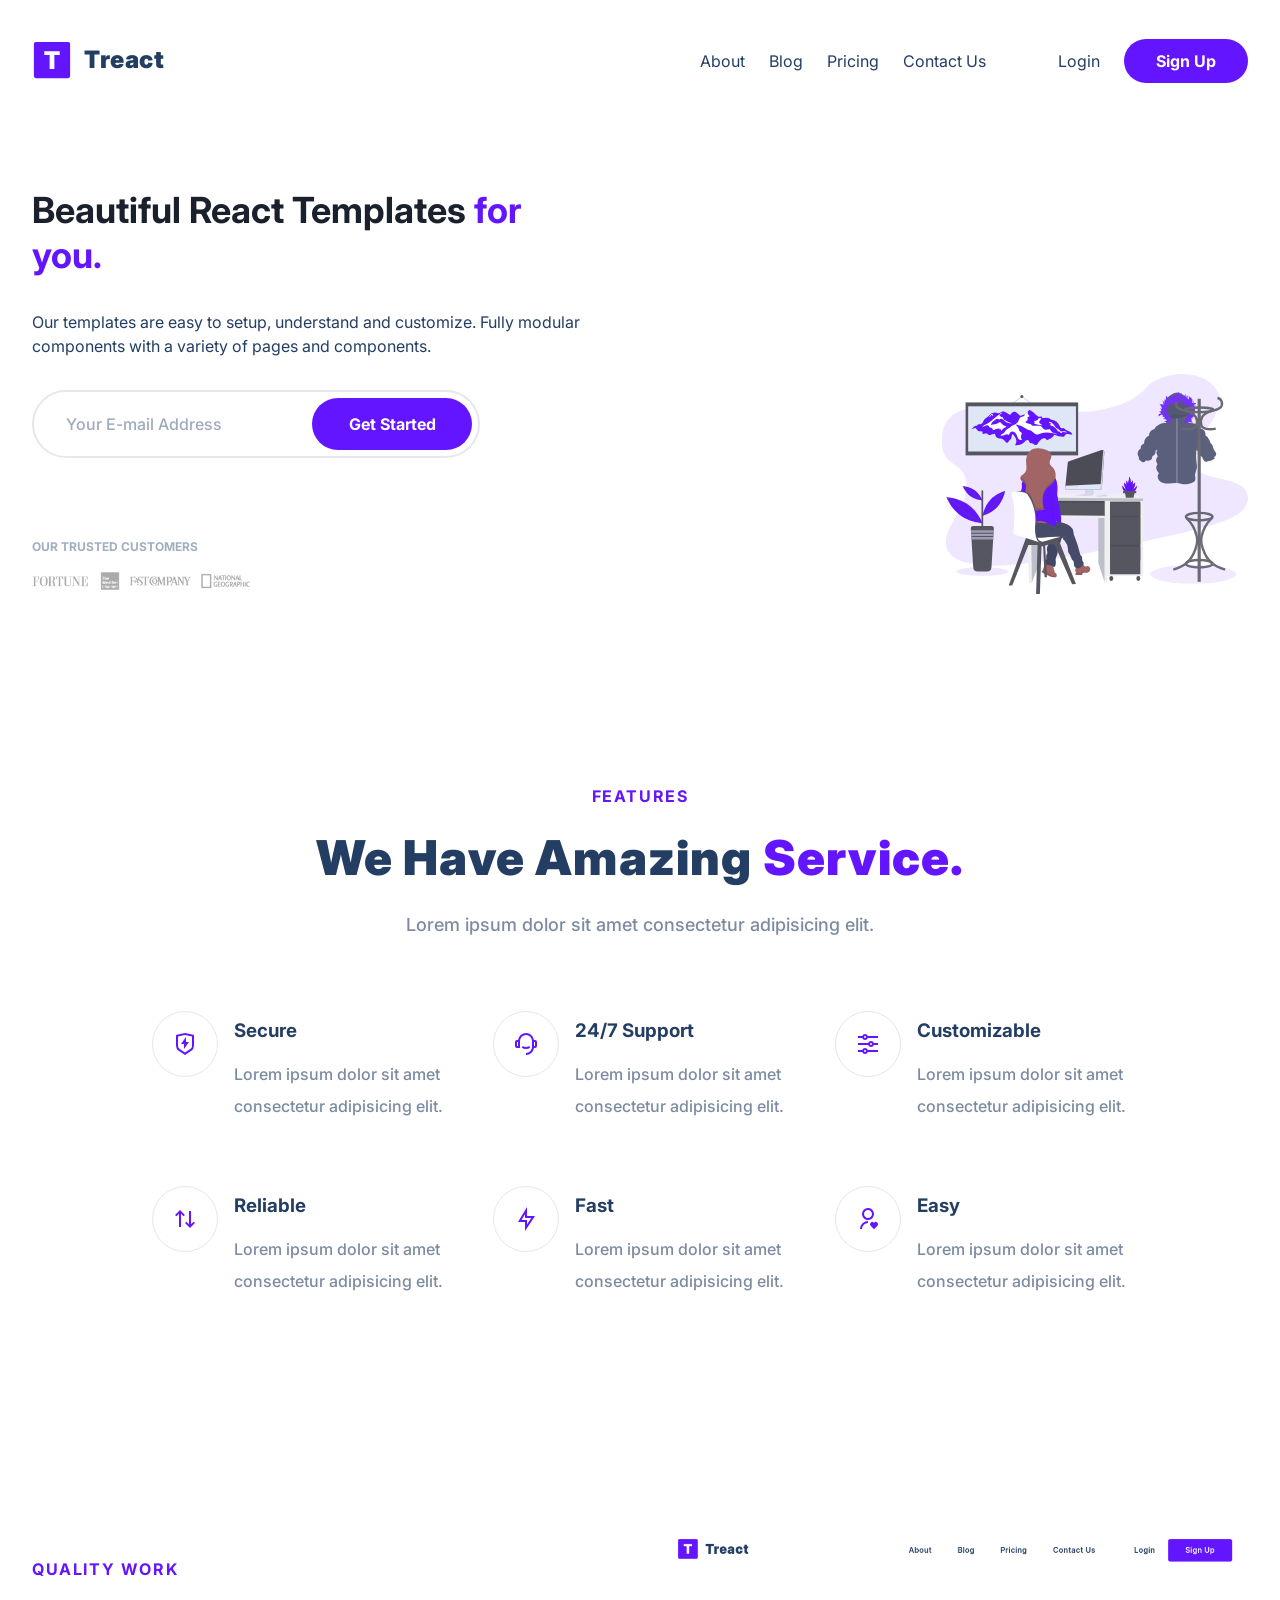
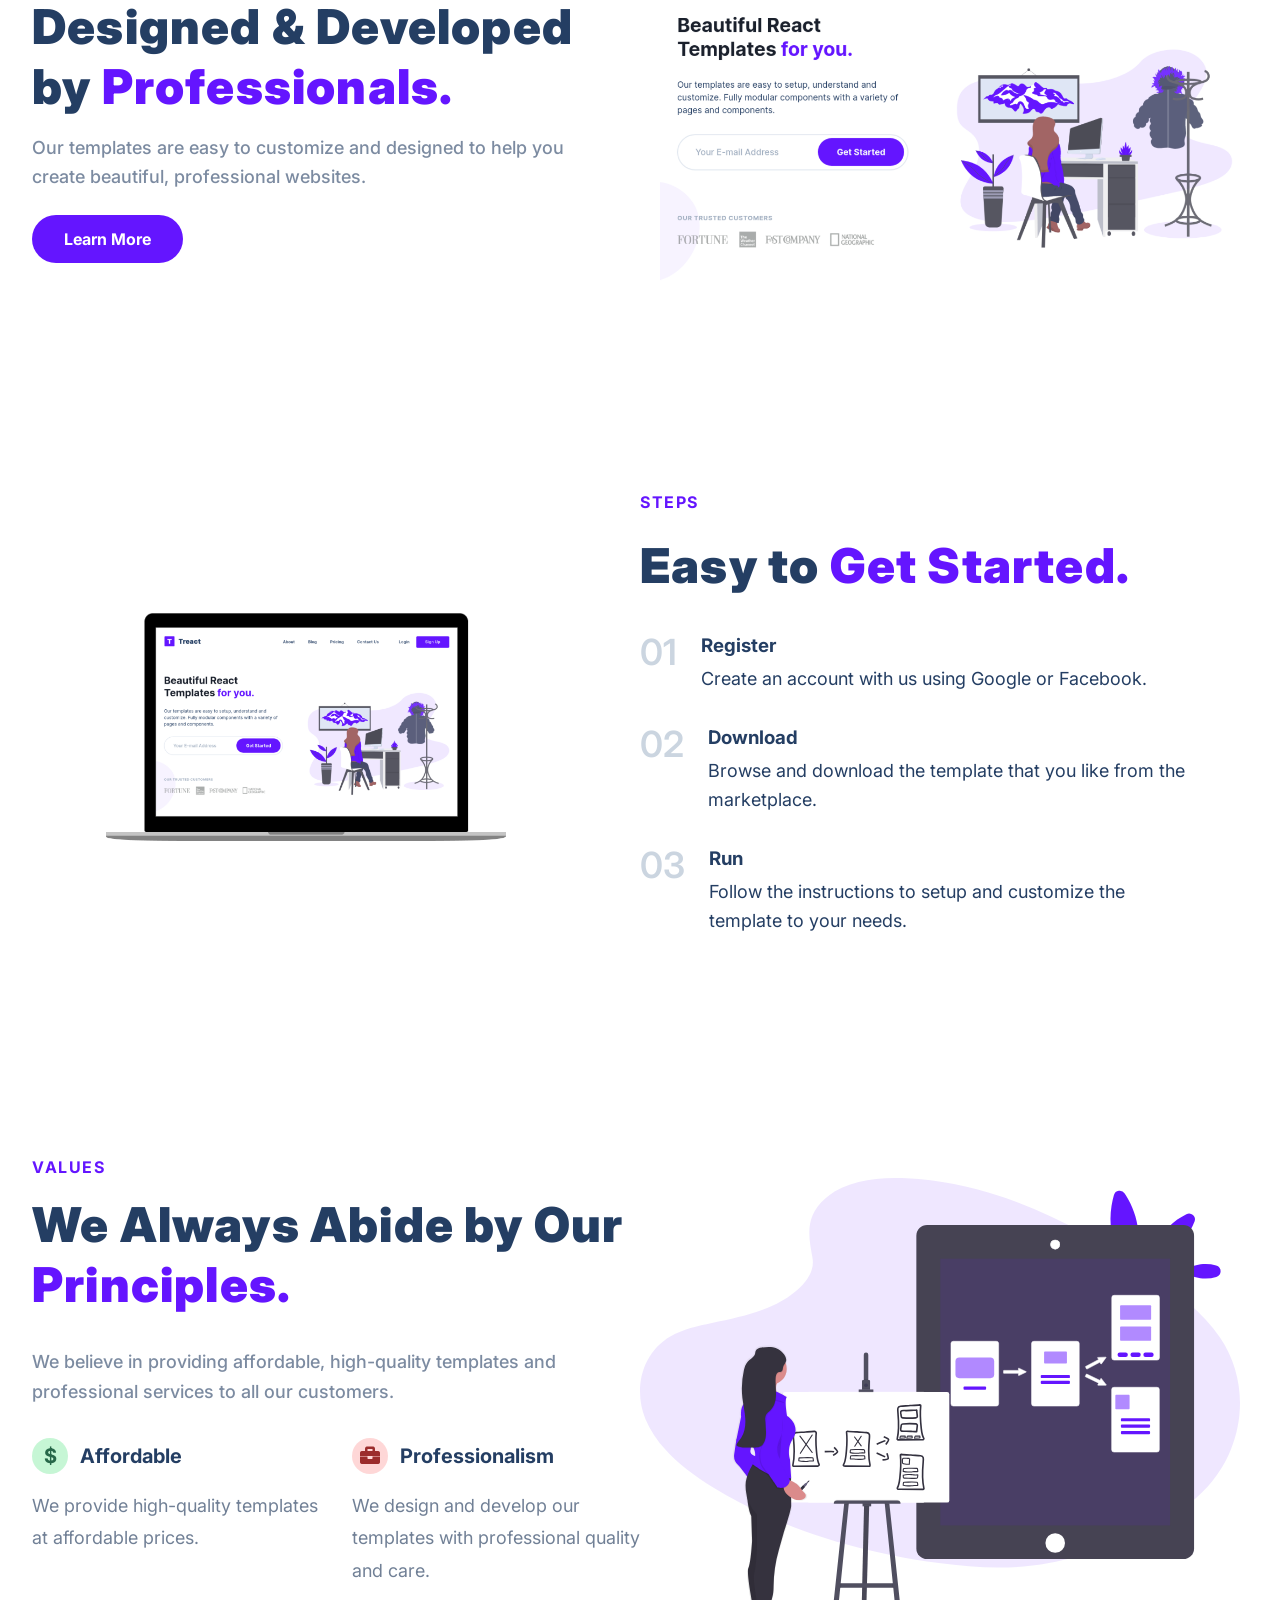
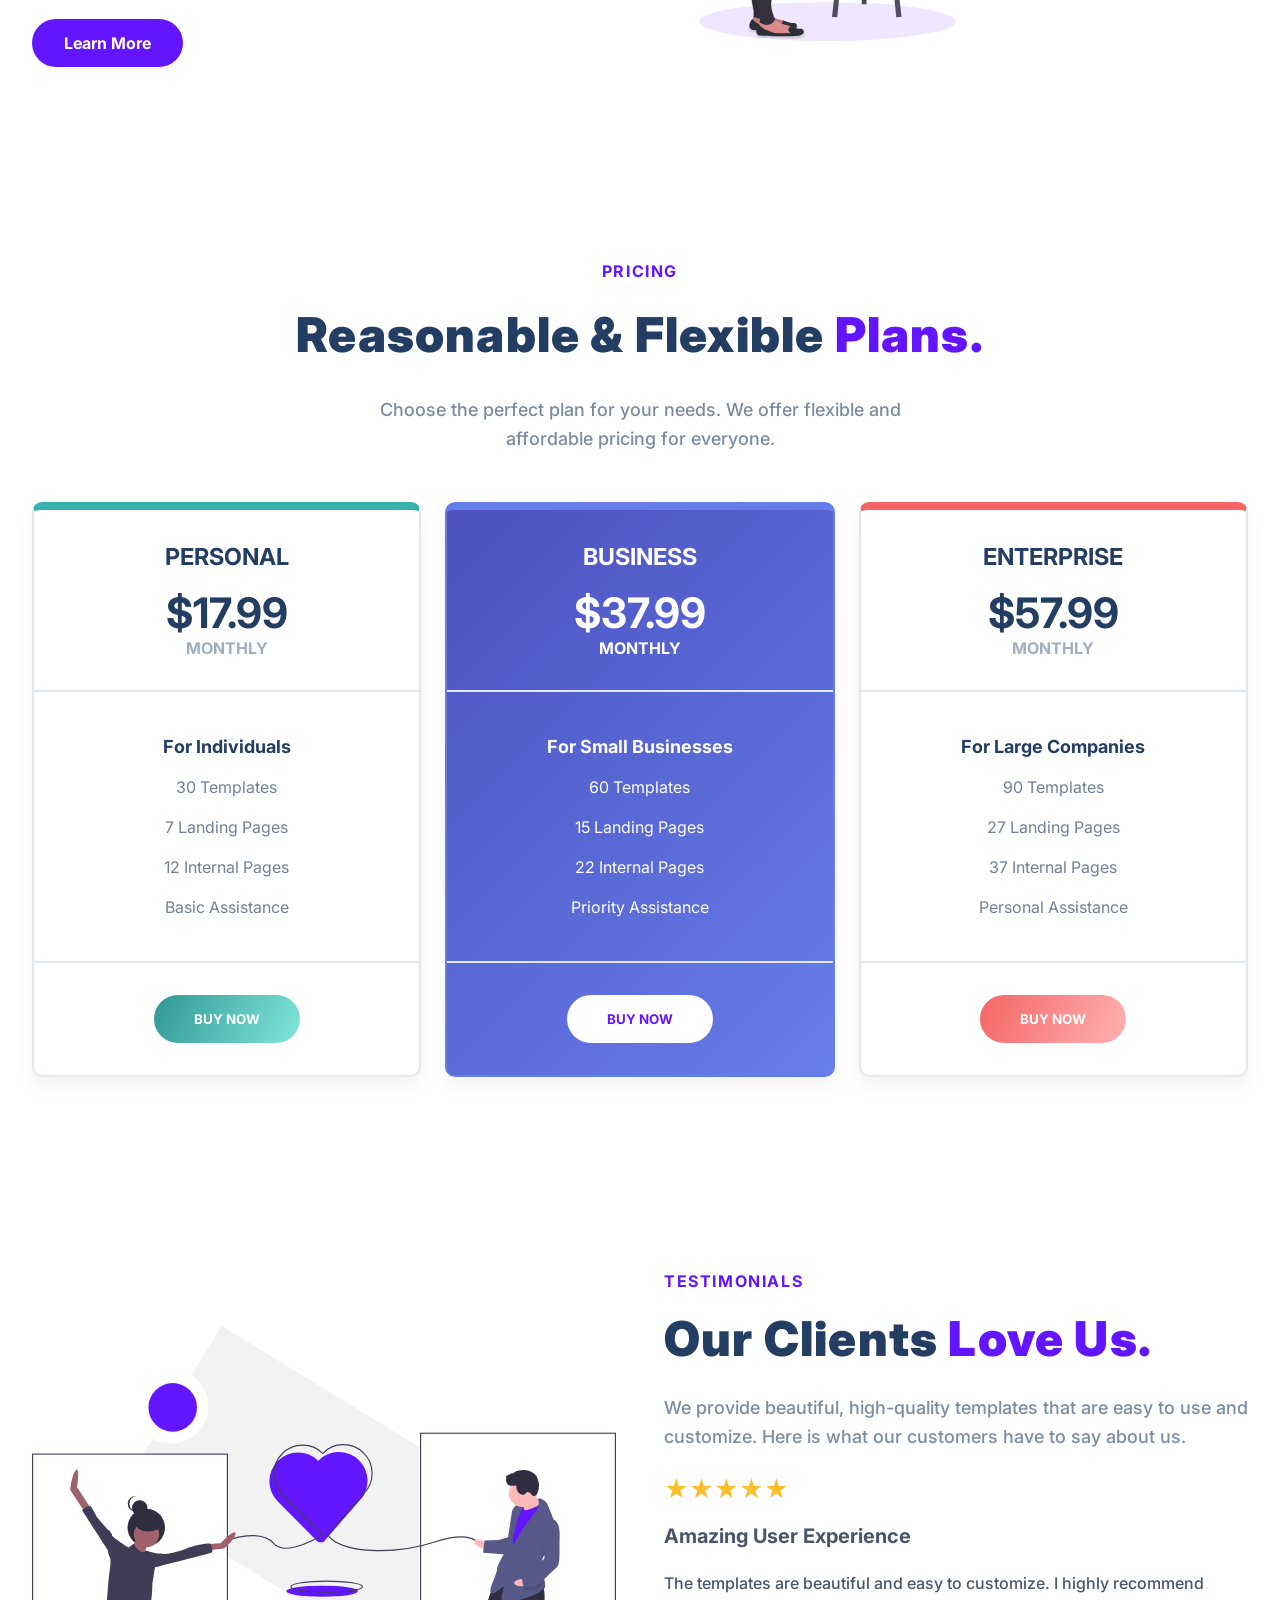
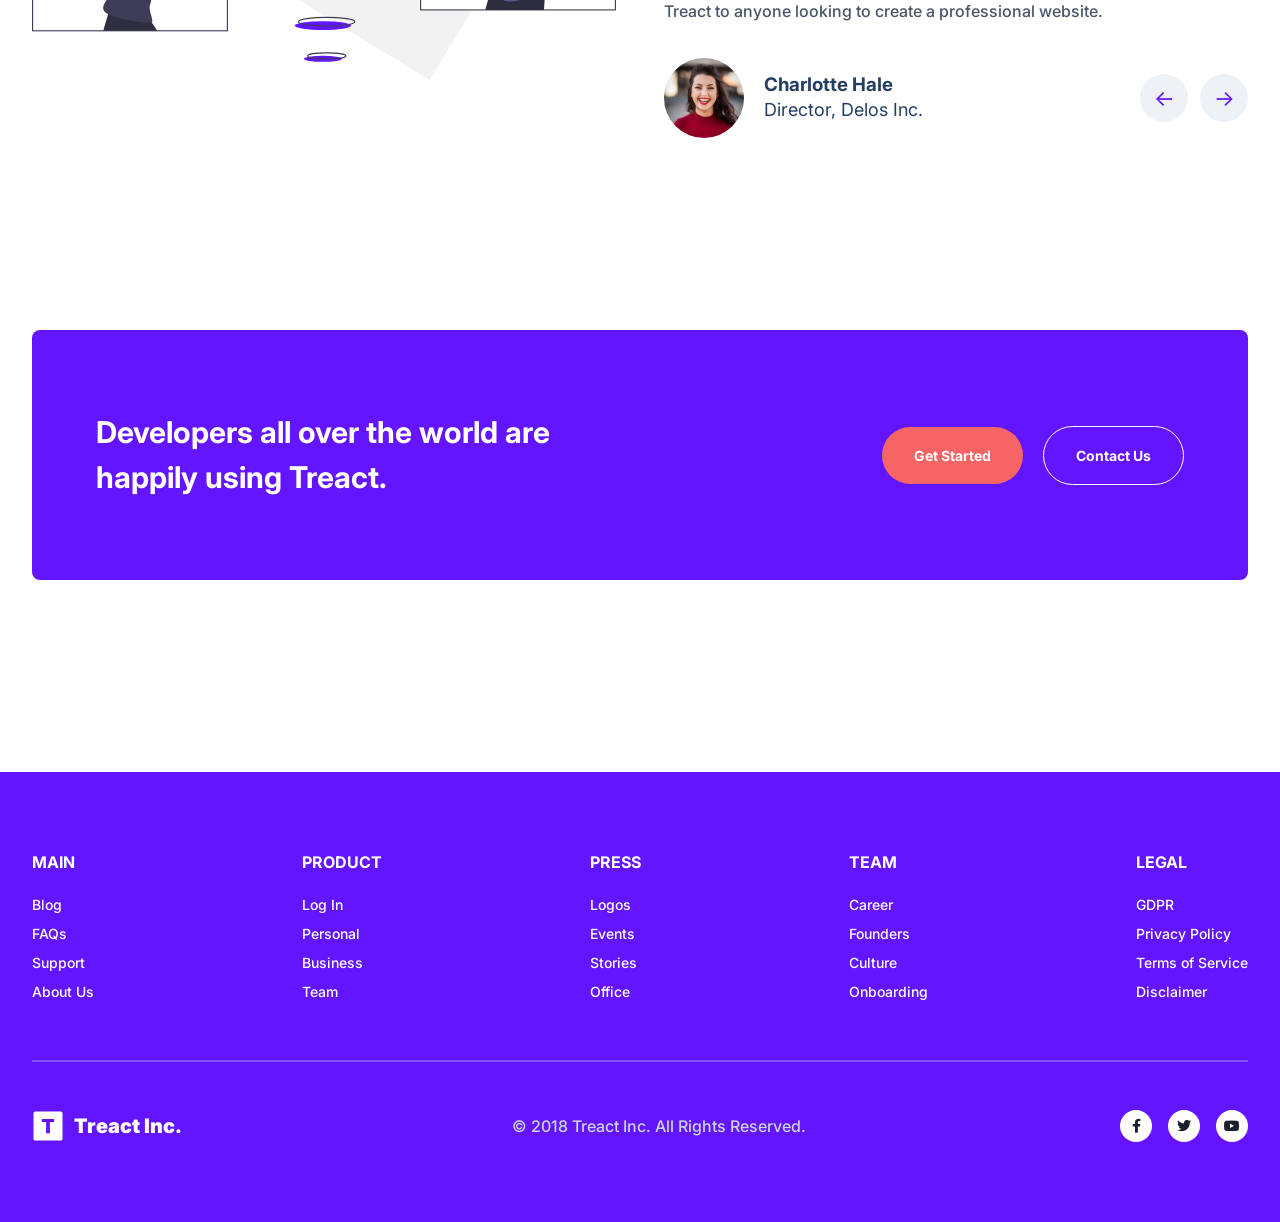
<file: html/index.html>
<!DOCTYPE html>
<html lang="en">

<head>
    <meta charset="UTF-8">
    <meta http-equiv="X-UA-Compatible" content="IE=edge">
    <meta name="viewport" content="width=device-width, initial-scale=1.0">
    <title>Final-project</title>
    <link rel="stylesheet" href="style.css">
    <link rel="stylesheet" href="https://pro.fontawesome.com/releases/v5.10.0/css/all.css"
        integrity="sha384-AYmEC3Yw5cVb3ZcuHtOA93w35dYTsvhLPVnYs9eStHfGJvOvKxVfELGroGkvsg+p" crossorigin="anonymous" />
    <script src="script.js"></script>
</head>

<body>
    <section id="landing">
        <nav>
            <div class="row nav__row">
                <div class="nav__logo">
                <img src="./assets/logo.2c489fc453a1783cbadacf914efa3df6.svg" alt="" class="nav__logo--img">
                 <div class="nav__logo--title">
                    Treact
                 </div>
                </div>
                <div class="menu-links">
                <a href="#about" class="menu-link">About</a>    
                <a href="#blog" class="menu-link">Blog</a>    
                <a href="#pricing" class="menu-link">Pricing</a>    
                <a href="#contact" class="menu-link">Contact Us </a>    
                <a href="#login" class="menu-link login">Login</a>    
                <a href="#signup" class="menu-link menu-link--primary">Sign Up</a>    
                </div>
    <button class="btn__menu"
    aria-controls="mobile-menu"
    aria-expanded="false"
    aria-label="Open menu"
    onclick="openMenu()">
    <i class="fas fa-bars"></i>
</button>
            </div>
        </nav>
        <div class="modal" id ="mobile-menu">
            <button class="btn__menu btn__menu--close" onclick="closeMenu()">
                <svg xmlns="http://www.w3.org/2000/svg" width="24" height="24" viewBox="0 0 24 24" fill="none"
                    stroke="currentColor" stroke-width="2" stroke-linecap="round" stroke-linejoin="round"
                    class="light___StyledCloseIcon-lj69nl-14 fASujC">
                    <line x1="18" y1="6" x2="6" y2="18"></line>
                    <line x1="6" y1="6" x2="18" y2="18"></line>
                </svg>
            </button>
            <div class="modal__links">
                 <a class="modal__link" href="#features" onclick="closeMenu()">About</a>

<a class="modal__link" href="#steps" onclick="closeMenu()">How it works</a>

<a class="modal__link" href="#pricing" onclick="closeMenu()">Pricing</a>

<a class="modal__link" href="#contact" onclick="closeMenu()">Contact Us</a>

<a class="modal__link" href="#login" onclick="closeMenu()">Login</a>

<a class="modal__link modal__link--primary" href="#signup" onclick="closeMenu()">Sign Up</a>
            </div>
        </div>
        <header>
            <div class="container">
                <div class="row hero__row">
                    <div class="header__description">
                        <h1>
                            Beautiful React Templates <span class="purple">for you.</span>
                        </h1>
                        <p class="header__description--para">
                            Our templates are easy to setup, understand and customize. Fully modular components with a variety of pages and components.
                        </p>
                        <div class="header__email">
                            <input type="text" class="header__email--input" placeholder="Your E-mail Address">
                            <button class="header__email--btn">Get Started</button>
                        </div>
                            <p class="header__customers--title">
                               OUR TRUSTED CUSTOMERS
                            </p>
                            <img src="./assets/customers-logo-strip.680ac7c2e8ae28161d2c.png" alt="" class="header__customers">
                    </div>
                        <figure class="header__img--wrapper">                         
                            <img src="./assets/design-illustration-2.6da6a00b20c07c4a9b65d1870679e1b8.svg" alt="" class="header__img">
                        </figure>
                 </div> <!-- row -->
            </div>
        </header>
    </section>
    <main>
      <section id="features">
    <div class="container">
        <div class="row row__narrow">

            <div class="features__heading">
                <h4 class="section__tag">FEATURES</h4>

                <h2 class="section__title">
                    We Have Amazing
                    <span class="purple">Service.</span>
                </h2>

                <p class="section__para">
                    Lorem ipsum dolor sit amet consectetur adipisicing elit.
                </p>
            </div>

            <div class="features">

                <!-- Secure -->
                <div class="feature">
                    <div class="feature__row">
                        <figure class="feature__img--wrapper">
                            <img
                                class="feature__img"
                                src="./assets/shield-icon.daefe14b320b14fbd9cbd18908ac93ec.svg"
                                alt="Security"
                            />
                        </figure>

                        <div class="feature__text">
                            <h3 class="feature__title">Secure</h3>
                            <p class="feature__para">
                                Lorem ipsum dolor sit amet consectetur adipisicing elit.
                            </p>
                        </div>
                    </div>
                </div>

                <!-- Support -->
                <div class="feature">
                    <div class="feature__row">
                        <figure class="feature__img--wrapper">
                            <img
                                class="feature__img"
                                src="./assets/support-icon.f9253ffa8cb6ffde5bbaa05eb5136375.svg"
                                alt="Support"
                            />
                        </figure>

                        <div class="feature__text">
                            <h3 class="feature__title">24/7 Support</h3>
                            <p class="feature__para">
                                Lorem ipsum dolor sit amet consectetur adipisicing elit.
                            </p>
                        </div>
                    </div>
                </div>

                <!-- Customizable -->
                <div class="feature">
                    <div class="feature__row">
                        <figure class="feature__img--wrapper">
                            <img
                                class="feature__img"
                                src="./assets/customize-icon.367468c90fd796009b97fbfba67b2c6a.svg"
                                alt="Customize"
                            />
                        </figure>

                        <div class="feature__text">
                            <h3 class="feature__title">Customizable</h3>
                            <p class="feature__para">
                                Lorem ipsum dolor sit amet consectetur adipisicing elit.
                            </p>
                        </div>
                    </div>
                </div>

                <!-- Reliable -->
                <div class="feature">
                    <div class="feature__row">
                        <figure class="feature__img--wrapper">
                            <img
                                class="feature__img"
                                src="./assets/reliable-icon.1367510a8f0a1bec76dc425d25f92f43.svg"
                                alt="Reliable"
                            />
                        </figure>

                        <div class="feature__text">
                            <h3 class="feature__title">Reliable</h3>
                            <p class="feature__para">
                                Lorem ipsum dolor sit amet consectetur adipisicing elit.
                            </p>
                        </div>
                    </div>
                </div>

                <!-- Fast -->
                <div class="feature">
                    <div class="feature__row">
                        <figure class="feature__img--wrapper">
                            <img
                                class="feature__img"
                               src="./assets/fast-icon.dbb971a73d4805d2fc3bcdacdb55beba.svg"
                                alt="Fast"
                            />
                        </figure>

                        <div class="feature__text">
                            <h3 class="feature__title">Fast</h3>
                            <p class="feature__para">
                                Lorem ipsum dolor sit amet consectetur adipisicing elit.
                            </p>
                        </div>
                    </div>
                </div>

                <!-- Easy -->
                <div class="feature">
                    <div class="feature__row">
                        <figure class="feature__img--wrapper">
                            <img
                                class="feature__img"
                                src="./assets/simple-icon.673b7e1750b2a4ef32907fc164828d00.svg"
                                alt="Easy"
                            />
                        </figure>

                        <div class="feature__text">
                            <h3 class="feature__title">Easy</h3>
                            <p class="feature__para">
                                Lorem ipsum dolor sit amet consectetur adipisicing elit.
                            </p>
                        </div>
                    </div>
                </div>

            </div>
        </div>
    </div>
</section>
        <section id="quality">
            <div class="container">
                <div class="row">
    <div class="quality__content">
      <p class="section__tag">QUALITY WORK</p>

      <h2 class="section__title">
        Designed & Developed by
        <span class="purple">Professionals.</span>
      </h2>

      <p class="section__para">
        Our templates are easy to customize
        and designed to help you create
        beautiful, professional websites.
      </p>

      <a href="#steps" class="button button--primary">
        Learn More
      </a>

    </div> <!-- Closes quality__content -->

<div class="quality__image">
  <img
    src="./assets/hero-screenshot-1.40a097b525c2f8c9808e.png"
    alt="Website design preview"
  />
</div>

  </div>   <!-- Closes row -->
</div>     <!-- Closes container -->
</section>



        <section id="steps">
            <div class="container">
                <div class="row">
                   <div class="row">

    <!-- Place laptop image here -->
    <div class="steps__image">
        <img
            src="./assets/hero-screenshot-2.241aac1fbc66db29d873.png"
            alt="Laptop displaying Treact website"
        />
    </div>

    <div class="steps__content">
<div class="steps__content">
  <p class="section__tag">STEPS</p>

  <h2 class="section__title">
    Easy to <span class="purple">Get Started.</span>
  </h2>

  <div class="steps-list">
    <div class="step">
      <span class="step__number">01</span>
      <div>
        <h3>Register</h3>
        <p>Create an account with us using
           Google or Facebook.</p>
      </div>
    </div>

    <div class="step">
      <span class="step__number">02</span>
      <div>
        <h3>Download</h3>
        <p>Browse and download the template
           that you like from the marketplace.</p>
      </div>
    </div>

    <div class="step">
      <span class="step__number">03</span>
      <div>
        <h3>Run</h3>
        <p>Follow the instructions to setup
           and customize the template to your needs.</p>
      </div>
    </div>
  </div>
</div>

    </div> <!-- Closes steps-list -->
  </div>   <!-- Closes steps__content -->

<div class="steps__image">
    <img
        src="./assets/hero-screenshot-2.241aac1fbc66db29d873.png"
        alt="Laptop displaying the Treact website"
    />
</div>

</div>     <!-- Closes row -->
</div>     <!-- Closes container -->
</section>

<section id="values">

            
        </section>
        <section id="values">
            <div class="container">
                <div class="row">
                   
<div class="values__content">
    <p class="section__tag">VALUES</p>

    <h2 class="section__title">
        We Always Abide by Our
        <span class="purple">Principles.</span>
    </h2>

    <p class="section__para">
        We believe in providing affordable,
        high-quality templates and professional
        services to all our customers.
    </p>

  
<div class="values__list">
    <div class="value-item">
        <h3>
            <span class="value-icon affordable-icon">$</span>
            Affordable
        </h3>
        <p>
            We provide high-quality templates
            at affordable prices.
        </p>
    </div>

    <div class="value-item">
        <h3>
            <span class="value-icon professional-icon">
                <i class="fas fa-briefcase"></i>
            </span>
            Professionalism
        </h3>
        <p>
            We design and develop our templates
            with professional quality and care.
        </p>
    </div>
</div>


    <a href="#pricing" class="button button--primary">
        Learn More
    </a>
</div>

<div class="values__image">
    <img
        src="./assets/prototype-illustration.21bc4b3f612a2f257c3d361067582485.svg"
        alt="Website prototype illustration"
    />
</div>

                </div>
            </div>
        </section>
        <section id="pricing">
            <div class="container">
                <div class="row">
                    
<div class="pricing__content">
    <p class="section__tag">PRICING</p>

    <h2 class="section__title">
        Reasonable & Flexible
        <span class="purple">Plans.</span>
    </h2>

    <p class="section__para">
        Choose the perfect plan for your needs.
        We offer flexible and affordable pricing
        for everyone.
    </p>

    <div class="pricing-cards">

        <!-- Personal Plan -->
        <div class="pricing-card">
            <div class="pricing-card__top">
                <h3>Personal</h3>
            </div>

            <div class="pricing-card__price">
                <span>$17.99</span>
                <small>Monthly</small>
            </div>

            <ul>
                <li><strong>For Individuals</strong></li>
                <li>30 Templates</li>
                <li>7 Landing Pages</li>
                <li>12 Internal Pages</li>
                <li>Basic Assistance</li>
            </ul>

            <button class="button button--primary">
                Buy Now
            </button>
        </div>

        <!-- Business Plan -->
        <div class="pricing-card pricing-card--business">
            <div class="pricing-card__top">
                <h3>Business</h3>
            </div>

            <div class="pricing-card__price">
                <span>$37.99</span>
                <small>Monthly</small>
            </div>

            <ul>
                <li><strong>For Small Businesses</strong></li>
                <li>60 Templates</li>
                <li>15 Landing Pages</li>
                <li>22 Internal Pages</li>
                <li>Priority Assistance</li>
            </ul>

            <button class="button button--primary">
                Buy Now
            </button>
        </div>

        <!-- Enterprise Plan -->
        <div class="pricing-card pricing-card--enterprise">
            <div class="pricing-card__top">
                <h3>Enterprise</h3>
            </div>

            <div class="pricing-card__price">
                <span>$57.99</span>
                <small>Monthly</small>
            </div>

            <ul>
                <li><strong>For Large Companies</strong></li>
                <li>90 Templates</li>
                <li>27 Landing Pages</li>
                <li>37 Internal Pages</li>
                <li>Personal Assistance</li>
            </ul>

            <button class="button button--primary">
                Buy Now
            </button>
        </div>

    </div>
</div>

                </div>
            </div>
        </section>
        <section id="testimonials">
            <div class="container">
                <div class="row">
       <div class="testimonials__image">
    <img
        src="./assets/love-illustration.c759090fa833369ad6ffb6eb19cacb3e.svg"
        alt="Customer testimonials illustration"
    />
</div>

<div class="testimonials__content">

    <p class="section__tag">TESTIMONIALS</p>

    <h2 class="section__title">
        Our Clients <span class="purple">Love Us.</span>
    </h2>

    <p class="section__para">
        We provide beautiful, high-quality templates
        that are easy to use and customize.
        Here is what our customers have to say about us.
    </p>

    <div class="testimonial__stars">
        ★★★★★
    </div>

    <h3 class="testimonial__title">
        Amazing User Experience
    </h3>

    <p class="testimonial__para">
        The templates are beautiful and easy to customize.
        I highly recommend Treact to anyone looking to
        create a professional website.
    </p>

    <div class="testimonial__customer">
        <img
            src="./assets/photo-1494790108377-be9c29b29330.avif"
            alt="Customer profile"
            class="testimonial__photo"
        />

        <div>
            <h3>Charlotte Hale</h3>
            <p>Director, Delos Inc.</p>
        </div>

        <div class="testimonial__arrows">
            <button type="button" aria-label="Previous review">←</button>
            <button type="button" aria-label="Next review">→</button>
        </div>
    </div>

</div>
                </div>
            </div>
        </section>
        <section id="start">
            <div class="container">
                <div class="row">
                    <div class="start__banner">

    <h2 class="start__title">
        Developers all over the world are happily using Treact.
    </h2>

    <div class="start__buttons">

        <a href="#pricing" class="start__btn start__btn--primary">
            Get Started
        </a>

        <a href="#testimonials" class="start__btn start__btn--secondary">
            Contact Us
        </a>

    </div>

</div>
                </div>
            </div>
        </section>
    </main>
  <footer id="footer">
    <div class="row footer__row">

        <div class="footer__columns">

            <div class="footer__column">
                <h3>MAIN</h3>
                <a href="#">Blog</a>
                <a href="#">FAQs</a>
                <a href="#">Support</a>
                <a href="#">About Us</a>
            </div>

            <div class="footer__column">
                <h3>PRODUCT</h3>
                <a href="#">Log In</a>
                <a href="#">Personal</a>
                <a href="#">Business</a>
                <a href="#">Team</a>
            </div>

            <div class="footer__column">
                <h3>PRESS</h3>
                <a href="#">Logos</a>
                <a href="#">Events</a>
                <a href="#">Stories</a>
                <a href="#">Office</a>
            </div>

            <div class="footer__column">
                <h3>TEAM</h3>
                <a href="#">Career</a>
                <a href="#">Founders</a>
                <a href="#">Culture</a>
                <a href="#">Onboarding</a>
            </div>

            <div class="footer__column">
                <h3>LEGAL</h3>
                <a href="#">GDPR</a>
                <a href="#">Privacy Policy</a>
                <a href="#">Terms of Service</a>
                <a href="#">Disclaimer</a>
            </div>

        </div>

        <div class="footer__divider"></div>

        <div class="footer__bottom">
           <div class="footer__logo">
    <img
        src="./assets/logo-light.d9a5d1b5be5ea077b26864fdfc2e96a4.svg"
        alt="Treact Logo"
    />
    <span>Treact Inc.</span>
</div>

            <p class="footer__copyright">
                &copy; 2018 Treact Inc. All Rights Reserved.
            </p>

            <div class="footer__socials">
                <a href="#" aria-label="Facebook">
                    <i class="fab fa-facebook-f"></i>
                </a>
                <a href="#" aria-label="Twitter">
                    <i class="fab fa-twitter"></i>
                </a>
                <a href="#" aria-label="YouTube">
                    <i class="fab fa-youtube"></i>
                </a>
            </div>
        </div>

    </div>
</footer>
    <span id="PING__CONTENT_MB_MAIN" style="display:none;"></span>
</body>

</html>
</file>
<file: html/style.css>
@import url("https://fonts.googleapis.com/css2?family=Inter:wght@100;200;300;400;500;600;700;800;900&display=swap");
:root {
    --purple: #6415ff;
    --purple-dark: #5011cc;
    --heading: #1a202c;
    --muted: #718096;
    --line: #e2e8f0;
    --ink: #243e63;
}
* {
  margin: 0;
  padding: 0;
  box-sizing: border-box;
  font-family: "Inter", sans-serif;
  color: #243e63;
}
html {
  scroll-behavior: smooth;
}
body {
  max-width: 100vw;
  overflow-x: hidden;
}
.row {
  width: 100%;
  max-width: 1280px;
  margin: 0 auto;
}
.row__narrow {
  width: 100%;
  max-width: 1024px;
  margin: 0 auto;
}
.container {
  padding: 96px 0;
}
a {
  display: inline;
  text-decoration: none;
}
img {
  width: 50%;
  overflow-clip-margin: content-box;
    overflow: clip;
}
h1 {
  font-size: 48px;
  color: #1a202c;
  line-height: 1.25;
}
.purple {
  color: #6415ff;
}
p {
  font-size: 18px;
  line-height: 1.5;
}
.section__tag {
  font-size: 16px;
  color: #6415ff;
  letter-spacing: 1.6px;
  font-weight: 700;
  text-transform: uppercase;
}
.section__title {
  font-size: 48px;
  font-weight: 900;
  color: rgb(36, 62, 99);
  line-height: 1.5;
  margin: 16px 0;
  letter-spacing: 0.025em;
}
#features .section__title,
#pricing .section__title {
  text-align: center;
}
.section__para {
  font-size: 18px;
  font-weight: 500;
  color: #7c8ba1;
  line-height: 1.625;
}
.btn {
  background-color: #6415ff;
  padding: 12px 32px;
  border: none;
  border-radius: 500px;
  font-size: 14px;
  color: #fff;
  font-weight: bold;
  transition: all 300ms;
}
.btn:hover {
  background-color: rgba(80, 17, 204);
}
button {
  cursor: pointer;
  border: none;
}

/* NAVIGATION */

nav {
  padding-top: 32px;
  display: flex;
}
.nav__logo {
  display: flex;
  align-items: center;
  margin: 8px 0;
  padding-bottom: 4px;
}
.nav__logo--title {
  font-weight: 900;
  font-size: 24px;
  margin-left: 12px;
  padding-bottom: 2px;
  letter-spacing: 0.6px;
}
.nav__logo--img {
  height: 40px;
  width: 40px;
}
.nav__row {
  display: flex;
  justify-content: space-between;
}
.nav__container {
  width: 100%;
  max-width: 1200px;
  padding: 0 24px;
  display: flex;
  justify-content: space-between;
  margin: 0 auto;
}
.menu-links {
  display: flex;
  align-items: center;
  padding-bottom: 2px;
}
.nav__link {
  margin: 0 24px;
}
.nav__link {
  font-size: 14px;
  font-weight: 600;
  padding-top: 4px;
  letter-spacing: 0.35px;
  border-bottom: 2px solid transparent;
  position: relative;
  transition: all 300ms;
}
.nav__link:after {
  content: "";
  position: absolute;
  left: 0;
  bottom: -6px;
  height: 2px;
  width: 100%;
  background: #6415ff;
  transition: all 300ms ease;
  opacity: 0;
}
.nav__link:hover:after {
  opacity: 1;
}
.nav__link--primary {
  margin: 0;
  padding: 10px 32px;
  margin-top: 2px;
  border-radius: 9999px;
  color: #fff;
  background-color: #6415ff;
  line-height: 1.5;
  border: none;
  width: auto;
  transition: all 300ms ease;
}
.nav__link--primary:after {
  content: "";
  width: 0;
  height: 0;
}
.nav__link--primary:hover {
  background-color: rgba(80, 17, 204);
  color: white;
}

.login {
  margin-left: 48px;
}
.btn {
  background-color: #6415ff;
  padding: 12px 32px;
  border: none;
  border-radius: 500px;
  font-size: 14px;
  color: #fff;
  font-weight: bold;
  transition: all 300ms ease;
  cursor: pointer;
}
.btn__menu {
  background-color: transparent;
  border: none;
  display: none;
  transition: all 300ms ease;
}
.btn__menu--svg:hover {
  filter: invert(26%) sepia(94%) saturate(7476%) hue-rotate(261deg)
    brightness(94%) contrast(115%);
}
.btn__menu--close {
  position: fixed;
  top: 24px;
  right: 18px;
}
.menu {
  position: fixed;
  top: 0;
  left: 0;
  right: 0;
  height: 378px;
  margin: 24px 16px;
  padding: 32px;
  background-color: #fff;
  border: 1px solid rgb(229, 231, 235);
  border-radius: 8px;
  z-index: 4;
  visibility: hidden;
  opacity: 0;
  transform: translateX(300%);
  transition: all 300ms ease;
}
.menu--open {
  max-height: 100vh;
  overflow-y: hidden;
}
.menu--open .menu {
  visibility: visible;
  opacity: 1;
  transform: translateX(0);
}
.menu__links {
  width: 100%;
  height: 100%;
  display: flex;
  flex-direction: column;
  align-items: center;
}
.menu__link {
  color: #1a202c;
  font-size: 18px;
  font-weight: 600;
  line-height: 1.5;
  margin: 8px 0;
  padding-bottom: 4px;
  border-bottom: 2px solid transparent;
}
.menu__link--primary {
  color: #f7fafc;
  padding: 12px 32px;
  background: #6415ff;
  border-radius: 500px;
  border: none;
}
.btn__menu--close {
  position: fixed;
  top: 24px;
  right: 18px;
}

/* HEADER / ABOUT US */

section {
  padding: 0 32px;
}
header .row {
  display: flex;
  align-items: center;
  justify-content: space-between;
}
.header__description {
  width: 40%;
}
.header__description--para {
  margin: 32px 0;
}
.header__email {
  width: 100%;
  max-width: 448px;
  height: 68px;
  position: relative;
  display: flex;
  justify-content: flex-end;
  align-items: center;
}
.header__email--btn {
  z-index: 2;
  margin: 8px;
  height: calc(100% - 16px);
  border-radius: 500px;
  width: 160px;
  border: none;
  background-color: #6415ff;
  color: #fff;
  font-weight: 700;
  font-size: 16px;
  transition: all 300ms ease;
}
.header__email--btn:hover {
  background-color: rgba(60, 13, 153);
}
.header__email--input {
  width: 100%;
  border-radius: 500px;
  border: 2px solid rgb(229, 231, 235);
  padding: 20px 192px 20px 32px;
  color: rgb(36, 62, 99);
  font-size: 16px;
  font-weight: 500;
  position: absolute;
  top: 0;
  bottom: 0;
  z-index: 1;
  transition: border-color 300ms;
}
.header__email--input::placeholder {
  font-weight: 500;
  color: rgb(158, 170, 189);
}
.header__email--input:hover {
  border-color: rgba(160, 174, 192);
}
.header__email--input:focus,
.header__email--input:active {
  outline: none;
  border-color: rgba(100, 21, 255);
}
.header__customers--title {
  margin-top: 80px;
  color: #a0aec0;
  font-size: 12px;
  font-weight: 700;
  letter-spacing: 0.6;
}
.header__customers {
  margin-top: 16px;
  padding-right: 128px;
  opacity: 0.5;
}
header {
  position: relative;
}
.header__blob {
  position: absolute;
  left: 0;
  bottom: 0;
  opacity: 0.5;
  width: 256px;
  height: 256px;
  transform: matrix(1, 0, 0, 1, -163, 0);
}
.header__img--wrapper {
  width: 52%;
}
.header__img {
  width: 50%
}

.hero__row {
  display: flex;
  align-items: center;
  gap: 40px;
}

.header__description {
  width: 48%;
}

.header__img--wraper {
  width: 52%;
}

.header__img {
  width: 50%;
}

/* FEATURES */

#features {
  position: relative;
}
#features .row__narrow {
  display: flex;
  flex-direction: column;
  align-items: center;
}
#features .section__title,
#pricing .section__title {
  text-align: center;
}
#features .section__para {
  text-align: center;
  max-width: 576px;
}
.features {
  display: flex;
  flex-wrap: wrap;
  margin-top: 40px;
}
.feature {
  width: calc(100% / 3);
}
.feature__row {
  display: flex;
  align-items: flex-start;
  padding: 32px 24px;
}
.feature__img--wrapper {
  display: flex;
  padding: 20px;
  border: 1px solid #e5e7eb;
  border-radius: 500px;
}
.feature__img {
  width: 24px;
  height: 24px;
}
.feature__text {
  margin-top: 8px;
  margin-left: 16px;
}
.feature__para {
  margin-top: 16px;
  font-size: 16px;
  max-width: calc(634px / 3);
  color: rgb(124, 139, 161);
  line-height: 2;
  font-weight: 500;
}
.features__blob {
  transform: translateX(96px) translateY(192px) scaleX(1) scaleY(1);
  position: absolute;
  right: 0;
  bottom: 0;
  width: 16rem;
  opacity: 0.25;
  padding: 16px;
}
.row__narrow {
  width: 100%;
  max-width: 1024px;
  margin: 0 auto;
}

/* QUALITY WORK */

#quality .row {
  display: flex;
  justify-content: space-between;
  align-items: center;
}
#quality .section__title,
#values .section__title {
  line-height: 1.25;
}
#quality .btn {
  margin-top: 32px;
}
.quality__description {
  max-width: 576px;
  margin-right: 64px;
}
.quality__description,
.quality__img--wrapper {
  width: 50%;
}
.quality__img--wrapper {
  border-radius: 4px;
  border: 1px solid rgb(229, 231, 235);
  position: relative;
  margin: 0 56px;
  z-index: 2;
  display: flex;
}
.quality__grid {
  transform: translateX(50%) translateY(50%) scaleX(1) scaleY(1);
  width: 80px;
  height: 80px;
  position: absolute;
  right: 0px;
  bottom: 0px;
  fill: rgb(100, 21, 255);
  --tw-text-opacity: 1;
  color: rgba(100, 21, 255, var(--tw-text-opacity));
  z-index: 0;
  display: block;
}
.quality__img {
  z-index: 1;
}

/* Quality Work section */
#quality .row {
    display: flex;
    align-items: center;
    justify-content: space-between;
    gap: 40px;
}

.quality__content {
    flex: 1;
}

.quality__image {
    flex: 1;
}

.quality__image img {
    width: 100%;
    height: auto;
    display: block;
}

@media (max-width: 768px) {
    #quality .row {
        flex-direction: column;
    }
}

/* STEPS */

#steps .row {
  display: flex;
  justify-content: space-between;
  align-items: center;
}
.steps__img--wrapper {
  display: flex;
  position: relative;
}
.steps__description,
.steps__img--wrapper {
  width: 50%;
}
.steps__img {
  z-index: 2;
}
.steps__description {
  padding: 32px 0;
  padding-left: 64px;
}
.step {
  display: flex;
  align-items: flex-start;
  margin-top: 32px;
}
.step__number {
  color: #cbd5e0;
  font-size: 36px;
  font-weight: 600;
  line-height: 1;
}
.step__description {
  display: flex;
  flex-direction: column;
  margin-left: 24px;
  max-width: 320px;
}
.step__title {
  font-weight: 600;
  font-size: 20px;
  color: #243e63;
  line-height: 1;
}
.step__para {
  font-size: 14px;
  color: #718096;
  margin-top: 12px;
  font-weight: 500;
  line-height: 2;
}
.steps__grid {
  position: absolute;
  bottom: -100px;
  left: 50%;
  transform: translateX(-50%);
  width: 10rem;
  height: 10rem;
  opacity: 0.8;
  z-index: -10;
  color: rgb(100, 21, 255); /* currentColor will inherit this */
  fill: currentColor;
}

/* VALUES */

#values .row {
  display: flex;
  justify-content: space-between;
  align-items: center;
}
#values .section__title {
  margin-top: 16px;
  margin-bottom: 32px;
}
#values .btn {
  margin-top: 48px;
}
.value {
  margin-top: 2rem;
  margin-right: 2rem;
  align-items: flex-start;
  display: flex;
  flex-direction: column;
}
.values__description {
  padding: 32px 64px 32px 0;
}
.values__description,
.values__img {
  width: 50%;
}
.values__list {
  margin-left: 0px;
  margin-right: 0px;
  display: flex;
  max-width: none;
  flex-direction: row;
}
.value:nth-of-type(1) {
  margin-top: 32px;
  margin-right: 32px;
}
.value:nth-of-type(2) {
  margin-top: 32px;
}
.value__title {
  display: flex;
  align-items: center;
}
.value__img {
  width: 20px;
  height: 20px;
}
.value:nth-child(1) .value__img--wrapper {
  background-color: #9ae6b4;
}
.value:nth-child(2) .value__img--wrapper {
  background-color: #feb2b2;
}
.value__img--wrapper {
  border-radius: 50%;
  display: flex;
  justify-content: center;
  align-items: center;
  width: 36px;
  height: 36px;
}
.value__name {
  margin-left: 12px;
  font-size: 20px;
  font-weight: bold;
  color: #243e63;
}
.value__para {
  margin-top: 16px;
  line-height: 1.625;
  color: #718096;
}

/* PRICING */

#pricing .row {
  display: flex;
  flex-direction: column;
  align-items: center;
}
#pricing .section__para {
  max-width: 576px;
  text-align: center;
}
.plan {
  position: relative;
  margin-top: 4rem;
  display: flex;
  width: 100%;
  max-width: 24rem;
  flex-direction: column;
  border-radius: 0.5rem;
  background-color: rgb(255 255 255);
  padding-left: 2rem;
  padding-right: 2rem;
  margin-right: 2rem;
  padding-top: 0.5rem;
  text-align: center;
  color: rgb(26 32 44);
  box-shadow: rgba(0, 0, 0, 0) 0px 0px 0px 0px, rgba(0, 0, 0, 0) 0px 0px 0px 0px,
    rgba(0, 0, 0, 0.1) 0px 1px 3px 0px, rgba(0, 0, 0, 0.06) 0px 1px 2px 0px;
}
.plan__stripe {
  position: absolute;
  left: 0px;
  right: 0px;
  top: 0px;
  height: 0.5rem;
  border-top-left-radius: 0.5rem;
  border-top-right-radius: 0.5rem;
}

.plan__top {
  display: flex;
  flex-direction: column;
  padding-top: 2rem;
  padding-bottom: 2rem;
  text-transform: uppercase;
  line-height: 1.625;
}

.plan__middle {
  margin-left: -2rem;
  margin-right: -2rem;
  display: flex;
  flex: 1 1 0%;
  flex-direction: column;
  border-top-width: 2px;
  border-bottom-width: 2px;
  padding: 2rem;
}

.plan__bottom {
  padding-left: 4rem;
  padding-right: 4rem;
  padding-top: 2rem;
  padding-bottom: 2rem;
}

.plan__name,
.plan__price,
.plan__duration {
  font-weight: bold;
  line-height: 1.625;
}
.plan__name {
  font-size: 20px;
}
.plan__price {
  font-size: 48px;
  margin: 4px 0;
}
.plan__duration {
  font-size: 16px;
  letter-spacing: 0.1em;
}
.plan__feature {
  margin-top: 20px;
  font-weight: 500;
  color: #718096;
  font-size: 16px;
  line-height: 1.5;
}
.plan__target {
  font-size: 20px;
  font-weight: 700;
  line-height: 1.5;
  letter-spacing: 0.025em;
}
.plan__button {
  border-radius: 0.25rem;
  background-color: rgb(100 21 255);
  padding: 0.75rem 2rem;
  font-weight: 700;
  color: rgb(247 250 252);
  transition: all 300ms ease;
  width: 100%;
  border-radius: 9999px;
  padding-top: 1rem;
  padding-bottom: 1rem;
  font-size: 0.875rem;
  text-transform: uppercase;
  letter-spacing: 0.05em;
}
.plan__button:hover {
  transform: translate(1px, -1px);
  box-shadow: rgba(0, 0, 0, 0) 0px 0px 0px 0px, rgba(0, 0, 0, 0) 0px 0px 0px 0px,
    rgba(0, 0, 0, 0.1) 0px 20px 25px -5px,
    rgba(0, 0, 0, 0.04) 0px 10px 10px -5px;
}
.plan:nth-child(1) .plan__stripe,
.plan:nth-child(1) .plan__button {
  color: #f7fafc;
  background: linear-gradient(
    115deg,
    rgb(56, 178, 172) 0%,
    rgb(129, 230, 217) 100%
  );
}
.plan:nth-child(2) {
  background: linear-gradient(
    135deg,
    rgb(76, 81, 191) 0%,
    rgb(102, 126, 234) 100%
  );
}
.plan:nth-child(2) .plan__button {
  color: #6415ff;
  background-color: #f7fafc;
}
.plan:nth-child(2) .plan__stripes {
  visibility: hidden;
}
.plan:nth-child(3) .plan__stripe,
.plan:nth-child(3) .plan__button {
  color: #f7fafc;
  background: linear-gradient(
    115deg,
    rgb(245, 101, 101) 0%,
    rgb(254, 178, 178) 100%
  );
}
.plan:nth-child(odd) .plan__name,
.plan:nth-child(odd) .plan__price,
.plan:nth-child(odd) .plan__target {
  color: #1a202c;
}
.plan:nth-child(odd) .plan__duration {
  color: #a0aec0;
}
.plan:nth-child(2) .plan__name,
.plan:nth-child(2) .plan__price,
.plan:nth-child(2) .plan__target,
.plan:nth-child(2) .plan__duration,
.plan:nth-child(2) .plan__feature {
  color: #f7fafc;
}
.plan:nth-child(1) .plan__middle,
.plan:nth-child(3) .plan__middle {
  border-top: 2px solid rgb(229, 231, 235);
  border-bottom: 2px solid rgb(229, 231, 235);
}
.plan:nth-child(2) .plan__middle {
  border-top: 2px solid rgb(102, 126, 234);
  border-bottom: 2px solid rgb(102, 126, 234);
}
.plans__blob {
  z-index: -10;
  position: absolute;
  left: 0;
  bottom: 0;
  transform: translateX(-50%) translateY(50%) scaleX(1) scaleY(1);
  height: 256px;
  width: 256px;
  opacity: 0.25;
}
.plans {
  display: flex;
  position: relative;
  flex-direction: row;
  width: 100%;
  justify-content: space-between;
}

/* TESTIMONIALS */
section #testimonials {
  padding: 0px;
}

#testimonials .container {
  padding-top: 6rem;
  padding-bottom: 6rem;
}

#testimonials .row {
  margin-left: auto;
  margin-right: auto;
  max-width: 1280px;
  display: flex;
  align-items: center;
  justify-content: space-between;
}
.testimonials__img,
.testimonials__description {
  width: 50%;
}
.testimonials__description {
  display: flex;
  flex-direction: column;
  padding-left: 64px;
}
#testimonials .section__title {
  margin-bottom: 24px;
  line-height: 1.25;
}
.testimonial {
  margin-top: 40px;
}
.testimonial__rating {
  color: rgba(246, 173, 85);
  margin-right: 2px;
  margin-top: 4px;
}
.testimonial__title {
  color: #4a5568;
  line-height: 1.625;
  margin-top: 1rem;
  font-size: 1.25rem;
  font-weight: 700;
}

.testimonial__name {
  color: #4a5568;
  line-height: 1.625;
  font-size: 1.25rem;
  font-weight: 700;
}

.testimonial__para {
  margin-top: 1rem;
  margin-bottom: 2rem;
  font-weight: 500;
  line-height: 1.625;
  font-size: 16px;
  color: rgb(74 85 104);
}

.testimonial__bottom {
  display: flex;
  justify-content: space-between;
}
.testimonial__profile {
  display: flex;
  align-items: center;
}
.testimonial__details {
  margin-left: 24px;
}
.testimonial__img {
  width: 80px;
  height: 80px;
  border-radius: 50%;
}
.testimonial__role {
  color: #7c8ba1;
  font-weight: 500;
  line-height: 1.5;
}
.testimonial__buttons {
  display: flex;
  align-items: center;
}
.testimonial__button svg {
  width: 16px;
  height: 16px;
}
.testimonial__button {
  display: flex;
  justify-content: center;
  align-items: center;
  padding: 16px;
  background: #edf2f7;
  border-radius: 50%;
  margin: 0 12px;
  transition: all 300ms ease;
}
.testimonial__button:hover {
  background-color: rgb(229, 231, 235);
}

.fa-star {
  color: rgb(246 173 85);
  display: inline-block;
  height: 1.25rem;
  width: 1.25rem;
}

.divider {
  margin-top: 0.75rem;
  margin-bottom: 0.75rem;
  border-right-width: 1px;
  width: 0.5px;
  background-color: #edf2f7;
  height: 20px;
}

/* START / CALL TO ACTION */

main {
  margin-bottom: 96px;
}

.start__container {
  padding: 96px 0;
  width: 100%;
  background-color: rgb(100, 21, 255);
  border-radius: 8px;
  display: flex;
  justify-content: center;
  align-items: center;
}
.start__row {
  width: 100%;
  margin: 0 auto;
  max-width: 1024px;
  padding: 0 32px;
  display: flex;
  justify-content: center;
  align-items: center;
}
.start__title,
.start__buttons {
  width: 50%;
}
.start__buttons {
  display: flex;
  justify-content: flex-end;
}
.start__title {
  color: #f7fafc;
  font-size: 30px;
  font-weight: 700;
  line-height: 1.5;
  z-index: 2;
}
.start__button {
  padding: 20px 40px;
  border-radius: 500px;
  font-weight: 700;
  font-size: 16px;
  color: #f7fafc;
  line-height: 1.5;
  letter-spacing: 0.025;
  margin: 1px;
  z-index: 2;
}
.start__button:nth-child(1) {
  background: #f56565;
  box-shadow: rgba(0, 0, 0, 0) 0px 0px 0px 0px, rgba(0, 0, 0, 0) 0px 0px 0px 0px,
    rgba(0, 0, 0, 0.1) 0px 10px 15px -3px, rgba(0, 0, 0, 0.05) 0px 4px 6px -2px;
  margin-right: 32px;
  transition: all 300ms ease;
}
.start__button:hover:nth-child(1) {
  background-color: rgba(229, 62, 62);
}
.start__button:nth-child(2) {
  border: 1px solid rgb(160, 174, 192);
  transition: all 300ms ease;
}
.start__button:hover:nth-child(2) {
  background-color: rgba(247, 250, 252);
  color: rgba(100, 21, 255);
}
#start .row {
  position: relative;
  overflow: hidden;
}
.start__blob--1 {
  position: absolute;
  bottom: 0px;
  left: 0px;
  height: 20rem;
  width: 20rem;
  transform: translate(-5rem, 8rem);
  color: rgb(80 17 204);
  opacity: 0.5;
}
.start__blob--2 {
  position: absolute;
  top: 0px;
  right: 0px;
  height: 20rem;
  width: 20rem;
  transform: translate(5rem, -16rem);
  color: rgb(80 17 204);
  opacity: 0.5;
}

/* FOOTER */

footer {
  padding: 96px 32px;
  background-color: rgb(100, 21, 255);
  margin-bottom: -32px;
  position: relative;
  overflow: hidden;
}
.footer__columns {
  margin-top: -48px;
  display: flex;
  justify-content: space-between;
  flex-wrap: wrap;
}
.footer__column {
  margin-top: 48px;
  display: flex;
  flex-direction: column;
  align-items: flex-start;
  z-index: 2;
}
.footer__column--title {
  font-weight: 700;
  color: #f7fafc;
  line-height: 1.5;
}
.footer__column--link {
  color: #f7fafc;
  font-size: 14px;
  margin-top: 12px;
  line-height: 1.5;
  font-weight: 500;
  position: relative;
  cursor: pointer;
}
.footer__column--link:after {
  content: "";
  position: absolute;
  left: 0;
  bottom: -6px;
  height: 2px;
  width: 100%;
  background: #fff;
  transition: all 300ms ease;
  opacity: 0;
}
.footer__column--link:hover:after {
  opacity: 1;
}
.footer__column--link:nth-child(2) {
  margin-top: 24px;
}
.footer__divider {
  width: 100%;
  height: 2px;
  margin: 64px 0;
  background: rgb(116, 44, 255);
}
.footer__bottom {
  display: flex;
  justify-content: space-between;
  align-items: center;
}
.footer__logo {
  display: flex;
  align-items: center;
}
.footer__logo--img {
  height: 32px;
  width: 32px;
}
.footer__logo--text {
  font-size: 20px;
  color: #f7fafc;
  font-weight: 900;
  margin-left: 8px;
  letter-spacing: 0.05em;
}
.footer__socials {
  display: flex;
  align-items: center;
  margin-left: -16px;
}
.footer__social--link svg {
  height: 16px;
  width: 16px;
}
.footer__social--link {
  margin-left: 16px;
  padding: 8px;
  background: #f7fafc;
  display: flex;
  justify-content: center;
  border-radius: 50%;
  z-index: 2;
  cursor: pointer;
  transition: all 300ms ease;
}
.footer__social--link:hover {
  background-color: rgba(203, 213, 224);
}
.footer__copyright {
  color: #cbd5e0;
  font-weight: 500;
}
.footer__blob--1 {
  position: absolute;
  top: 0;
  left: 0;
  width: 320px;
  height: 320px;
  transform: translateX(-80px) translateY(-128px);
  z-index: 1;
  opacity: 0.5;
}
.footer__blob--2 {
  position: absolute;
  bottom: 0;
  right: 0;
  width: 320px;
  height: 320px;
  transform: translateX(128px) translateY(192px);
  z-index: 1;
  opacity: 0.5;
}

/* MOBILE RESPONSIVENESS */

@media (max-width: 1280px) {
  header .row {
    align-items: flex-end;
  }

  .steps__grid {
    height: 5rem;
    width: 5rem;
    bottom: -50px;
  }
  h1 {
    font-size: 36px;
    color: #1a202c;
    line-height: 1.25;
  }
  .header__description--para {
    font-size: 16px;
  }
  .header__customers {
    padding-right: 64px;
  }
  .header__img--wrapper {
    display: flex;
    justify-content: flex-end;
  }
  .header__img {
    max-width: 512px;
  }
  .plan__button {
    max-width: none;
  }

  .plan__bottom {
    padding-left: 2rem;
    padding-right: 2rem;
  }
  .testimonials__img {
    width: 40%;
  }
  .testimonials__description {
    width: calc(100% - 40%);
  }
}
@media (max-width: 1024px) {
  .nav__links {
    display: none;
  }
  .btn__menu {
    display: block;
  }
  header .row {
    flex-direction: column;
    align-items: center;
  }
  .header__description,
  .header__img--wrapper {
    width: 100%;
    max-width: 512px;
    margin: 0 auto;
  }
  .header__description {
    text-align: center;
    display: flex;
    flex-direction: column;
    align-items: center;
  }
  h1 {
    font-size: 30px;
  }
  .header__description--para {
    margin: 20px 0;
  }
  .header__customers {
    padding-right: 0px;
  }
  .header__customers--title,
  .header__img--wrapper {
    margin-top: 48px;
  }
  .features {
    max-width: 768px;
  }
  .feature {
    width: calc(50%);
  }
  .feature__title {
    line-height: 1;
  }
  .feature__row {
    padding: 32px 8px;
    margin: 0 16px;
  }
  .feature__para {
    max-width: none;
  }
  .section__para {
    font-size: 16px;
  }
  .section__title {
    font-size: 36px;
  }
  .quality__description {
    margin-right: 0px;
    padding-right: 48px;
  }
  .value {
    margin-top: 2.5rem;
  }

  .values__list {
    max-width: 20rem;
    flex-direction: column;
  }
  .plans {
    flex-direction: column;
    align-items: center;
  }

  .plan {
    margin-right: 0px;
  }
  #features .section__title,
  #pricing .section__title {
    font-size: 48px;
  }

  #testimonials .container {
    padding-top: 5rem;
    padding-bottom: 5rem;
  }
  .testimonials__description {
    padding-left: 48px;
  }

  #start .container {
    padding-top: 5rem;
    padding-bottom: 5rem;
  }

  .start__row {
    flex-direction: column;
  }
  .start__title {
    text-align: center;
    width: 100%;
    max-width: 512px;
  }
  .start__buttons {
    width: auto;
    margin-top: 24px;
  }
  .start__button {
    padding: 16px 32px;
  }
  footer {
    padding: 80px 32px;
  }
}
@media (max-width: 768px) {
  .features {
    justify-content: center;
  }
  .feature {
    width: auto;
    max-width: 384px;
  }
  .section__para {
    font-size: 14px;
  }
  #quality .row,
  #values .row {
    flex-direction: column-reverse;
  }
  .quality__description,
  .steps__description,
  .values__description,
  .testimonials__description {
    padding: 0;
    margin-top: 64px;
    text-align: center;
  }
  .quality__description,
  .quality__img--wrapper,
  .steps__description,
  .steps__img--wrapper,
  .values__description,
  .values__img,
  .testimonials__description,
  .testimonials__img {
    width: 100%;
    max-width: 448px;
  }
  #steps .row,
  #testimonials .row {
    flex-direction: column;
  }

  .step {
    flex-direction: column;
    align-items: center;
  }
  .step__description {
    margin-top: 12px;
    margin-left: 0;
  }
  .values__list {
    margin-left: auto;
    margin-right: auto;
  }
  .value:nth-of-type(1) {
    margin-right: 0px;
  }
  .value {
    margin-right: 0px;
    align-items: center;
  }
  #pricing .row {
    margin-top: 40px;
  }
  .testimonials__description {
    padding-left: 0;
  }
  .footer__columns {
    justify-content: flex-start;
  }
  .footer__column {
    width: calc(100% / 3);
  }
  .footer__bottom {
    flex-direction: column;
    align-items: center;
  }
  .footer__copyright,
  .footer__socials {
    margin-top: 32px;
  }
  .footer__socials {
    margin-left: 0px;
  }
  .footer__social--link:first-child {
    margin-left: 0px;
  }
}
@media (max-width: 640px) {
  .section__title {
    line-height: 1.25;
  }
  .container {
    padding: 80px 0;
  }
  .nav__logo {
    margin: 8px 0;
    padding-bottom: 4px;
  }
  .header__email {
    flex-direction: column;
    height: auto;
  }
  .header__email--input {
    position: static;
    padding: 16px 0;
    padding-left: 32px;
    line-height: 1.5;
  }
  .header__email--btn {
    width: 100%;
    padding: 16px 0;
    margin: 16px 0;
    margin-bottom: 0px;
    line-height: 1.5;
  }
  .header__customers--title {
    font-size: 14px;
    letter-spacing: 0.05em;
  }
  .section__title {
    font-size: 30px;
  }
  #features .section__title,
  #pricing .section__title {
    font-size: 36px;
  }
  .feature__row {
    flex-direction: column;
    align-items: center;
    text-align: center;
  }
  .feature__title {
    letter-spacing: 0.025em;
    line-height: 1;
  }
  .feature__text {
    margin-left: 0px;
    margin-top: 16px;
  }
  .feature__para {
    margin-top: 4px;
    line-height: 2;
  }
  #steps .section__title {
    margin: 16px 0 0 0;
  }
  .steps__list {
    margin-top: 48px;
  }
  .btn {
    line-height: 1.5;
  }
  .plan__price {
    font-size: 36px;
  }
  .plan__bottom {
    padding: 2rem 1rem;
  }
  .testimonial__para {
    margin-bottom: 32px;
  }
  .testimonial__bottom {
    flex-direction: column;
    align-items: center;
    padding-top: 4px;
  }
  .testimonial__profile {
    flex-direction: column;
    align-items: center;
  }
  .testimonial__details {
    margin-left: 0;
    margin-top: 8px;
  }
  .testimonial__img {
    height: 64px;
    width: 64px;
  }
  .testimonial__buttons {
    margin-top: 32px;
  }
  .start__title {
    font-size: 24px;
  }
  .start__container {
    padding: 80px 0;
  }
  .start__buttons {
    flex-direction: column;
  }
  .start__button:nth-child(1) {
    margin-right: 0;
  }
  .start__button {
    padding: 12px 24px;
    font-size: 14px;
  }
  .start__button:nth-child(2) {
    margin-top: 16px;
  }
  main {
    margin-bottom: 80px;
  }
  .footer__columns {
    justify-content: center;
  }
  .footer__column {
    width: auto;
    padding: 0 16px;
    text-align: center;
    align-items: center;
  }
  .footer__copyright {
    font-size: 14px;
    text-align: center;
    line-height: 1.5;
  }
}

#quality .button--primary {
    display: inline-block;
    background-color: #6415ff;
    color: white;
    padding: 14px 32px;
    border-radius: 50px;
    text-decoration: none;
    font-weight: 700;
    margin-top: 24px;
}

#quality .button--primary:hover {
    background-color: #5011cc;
}

/* Steps section */
#steps .step {
    display: flex;
    align-items: flex-start;
    gap: 24px;
    margin-bottom: 28px;
}

#steps .step__number {
    font-size: 36px;
    font-weight: 600;
    color: #cbd5e0;
    flex-shrink: 0;
}

#steps .step h3 {
    margin-bottom: 8px;
}

#steps .step p {
    line-height: 1.6;
}

#steps .row {
    display: flex;
    align-items: center;
    gap: 48px;
}

#steps .steps__content,
#steps .steps__image {
    flex: 1;
    min-width: 0;
}

#steps .steps__image img {
    display: block;
    width: 100%;
    height: auto;
}

@media (max-width: 768px) {
    #steps .row {
        flex-direction: column;
    }
}

/* Make the Steps laptop picture smaller */
#steps .steps__image {
    flex: 0 1 400px;
    min-width: 0;
}

#steps .steps__image img {
    display: block;
    width: 100%;
    max-width: 350px;
    height: auto;
    margin: 0 auto;
}

/* Steps section: laptop left, instructions right */
#steps .row {
    display: flex;
    flex-direction: row;
    align-items: center;
    justify-content: space-between;
    gap: 60px;
}

/* Move laptop to the left */
#steps .steps__image {
    order: 1;
    flex: 1;
    min-width: 0;
}

/* Move steps text to the right */
#steps .steps__content {
    order: 2;
    flex: 1;
    min-width: 0;
}

/* Keep laptop at a good size */
#steps .steps__image img {
    display: block;
    width: 100%;
    max-width: 400px;
    height: auto;
    margin: 0 auto;
}

/* Mobile layout */
@media (max-width: 768px) {
    #steps .row {
        flex-direction: column;
        gap: 32px;
    }

    #steps .steps__image,
    #steps .steps__content {
        width: 100%;
    }
}

/* VALUES SECTION */

#values .values__list {
    display: flex;
    gap: 32px;
    margin-top: 32px;
}

#values .value-item {
    flex: 1;
}

#values .value-item h3 {
    font-size: 20px;
    font-weight: 700;
    margin-bottom: 16px;
}

#values .value-item p {
    color: #718096;
    line-height: 1.8;
}

#values .button--primary {
    display: inline-block;
    background-color: #6415ff;
    color: white;
    padding: 14px 32px;
    border-radius: 50px;
    text-decoration: none;
    font-weight: 700;
    margin-top: 32px;
}

#values .button--primary:hover {
    background-color: #5011cc;
}

@media (max-width: 768px) {
    #values .values__list {
        flex-direction: column;
    }
}


/* Values icons */

#values .value-item h3 {
    display: flex;
    align-items: center;
    gap: 12px;
}

.value-icon {
    width: 36px;
    height: 36px;
    border-radius: 50%;
    display: inline-flex;
    align-items: center;
    justify-content: center;
    flex-shrink: 0;
    font-size: 20px;
}

.affordable-icon {
    background-color: #c6f6d5;
    color: #276749;
}

.professional-icon {
    background-color: #fed7d7;
    color: #9b2c2c;
}

.professional-icon i {
    color: #9b2c2c;
}

/* Adjust Values illustration size */

#values .values__image {
    width: 50%;
    flex-shrink: 0;
}

#values .values__image img {
    width: 100%;
    max-width: 600px;
    height: auto;
}

@media (max-width: 768px) {
    #values .values__image {
        width: 100%;
    }
}

/* PRICING SECTION */

#pricing .pricing__content {
    width: 100%;
    text-align: center;
}

#pricing .section__para {
    max-width: 600px;
    margin: 24px auto 0;
}

#pricing .pricing-cards {
    display: flex;
    justify-content: center;
    align-items: stretch;
    gap: 24px;
    margin-top: 48px;
    width: 100%;
}

#pricing .pricing-card {
    flex: 1;
    min-width: 0;
    border: 2px solid #e2e8f0;
    border-top: 8px solid #38b2ac;
    border-radius: 10px;
    background-color: white;
    text-align: center;
    overflow: hidden;
    box-shadow: 0 10px 20px rgba(0, 0, 0, 0.05);
}

#pricing .pricing-card__top {
    padding-top: 32px;
    font-size: 20px;
    text-transform: uppercase;
}

#pricing .pricing-card__price {
    display: flex;
    flex-direction: column;
    padding: 16px 0 32px;
}

#pricing .pricing-card__price span {
    font-size: 42px;
    font-weight: 700;
}

#pricing .pricing-card__price small {
    color: #a0aec0;
    font-size: 16px;
    font-weight: 700;
    text-transform: uppercase;
}

#pricing .pricing-card ul {
    list-style: none;
    padding: 24px 12px;
    border-top: 2px solid #e2e8f0;
    border-bottom: 2px solid #e2e8f0;
}

#pricing .pricing-card li {
    margin: 20px 0;
    color: #718096;
    font-size: 16px;
}

#pricing .pricing-card li strong {
    font-size: 18px;
}

#pricing .pricing-card button {
    background: linear-gradient(115deg, #319795, #81e6d9);
    color: white;
    border: none;
    border-radius: 50px;
    padding: 16px 40px;
    margin: 32px auto;
    font-weight: 700;
    text-transform: uppercase;
    cursor: pointer;
}

#pricing .pricing-card--business {
    background: linear-gradient(135deg, #4c51bf, #667eea);
    border-color: #667eea;
}

#pricing .pricing-card--business * {
    color: white;
}

#pricing .pricing-card--business button {
    background: white;
    color: #6415ff;
}

#pricing .pricing-card--enterprise {
    border-top-color: #f56565;
}

#pricing .pricing-card--enterprise button {
    background: linear-gradient(115deg, #f56565, #feb2b2);
}

@media (max-width: 900px) {
    #pricing .pricing-cards {
        flex-direction: column;
        align-items: center;
    }

    #pricing .pricing-card {
        width: 100%;
        max-width: 400px;
    }
}
/* Fix Business pricing card text color */

#pricing .pricing-card--business li,
#pricing .pricing-card--business small {
    color: white;
}
/* TESTIMONIALS SECTION */

.testimonials__content {
    width: 100%;
}

.testimonial__stars {
    color: #fabf2a;
    font-size: 24px;
    margin-top: 24px;
}

.testimonial__title {
    font-size: 20px;
    font-weight: 700;
    margin-top: 16px;
}

.testimonial__para {
    font-size: 16px;
    line-height: 1.8;
    margin-top: 16px;
    color: #4a5568;
}

.testimonial__customer {
    display: flex;
    align-items: center;
    gap: 20px;
    margin-top: 32px;
}

.testimonial__photo {
    width: 80px;
    height: 80px;
    border-radius: 50%;
    object-fit: cover;
}

.testimonial__arrows {
    display: flex;
    gap: 12px;
    margin-left: auto;
}

.testimonial__arrows button {
    width: 48px;
    height: 48px;
    border: none;
    border-radius: 50%;
    background-color: #edf2f7;
    color: #6415ff;
    font-size: 22px;
    cursor: pointer;
}

.testimonial__arrows button:hover {
    background-color: #e2e8f0;
}
/* TESTIMONIALS IMAGE AND LAYOUT */

#testimonials .row {
    display: flex;
    align-items: center;
    justify-content: space-between;
    gap: 48px;
}

.testimonials__image {
    width: 50%;
}

.testimonials__image img {
    width: 100%;
    height: auto;
    display: block;
}

.testimonials__content {
    width: 50%;
}

@media (max-width: 768px) {
    #testimonials .row {
        flex-direction: column;
    }

    .testimonials__image,
    .testimonials__content {
        width: 100%;
    }
}
/* START SECTION */

#start .start__banner {
    width: 100%;
    background-color: #6415ff;
    border-radius: 8px;
    padding: 80px 64px;
    display: flex;
    align-items: center;
    justify-content: space-between;
    gap: 40px;
}

#start .start__title {
    color: white;
    font-size: 30px;
    font-weight: 700;
    max-width: 500px;
    line-height: 1.5;
}

#start .start__buttons {
    display: flex;
    align-items: center;
    gap: 20px;
}

#start .start__btn {
    display: inline-block;
    padding: 20px 32px;
    border-radius: 9999px;
    font-size: 14px;
    font-weight: 700;
    text-decoration: none;
    white-space: nowrap;
    color: white;
}

#start .start__btn--primary {
    background-color: #f56565;
}

#start .start__btn--secondary {
    border: 1px solid white;
    background-color: transparent;
}

#start .start__btn--primary:hover {
    background-color: #e53e3e;
}

#start .start__btn--secondary:hover {
    background-color: white;
    color: #6415ff;
}

@media (max-width: 768px) {
    #start .start__banner {
        flex-direction: column;
        text-align: center;
        padding: 48px 24px;
    }

    #start .start__buttons {
        flex-wrap: wrap;
        justify-content: center;
    }
}
/* FOOTER SECTION */

#footer {
    background-color: #6415ff;
    padding: 80px 32px;
    color: white;
}

#footer .footer__row {
    width: 100%;
    max-width: 1280px;
    margin: 0 auto;
}

#footer .footer__columns {
    display: flex;
    justify-content: space-between;
    flex-wrap: wrap;
    gap: 40px;
}

#footer .footer__column {
    display: flex;
    flex-direction: column;
    align-items: flex-start;
}

#footer .footer__column h3 {
    color: white;
    font-size: 16px;
    font-weight: 700;
    margin-bottom: 24px;
}

#footer .footer__column a {
    color: white;
    font-size: 14px;
    font-weight: 500;
    text-decoration: none;
    margin-bottom: 12px;
}

#footer .footer__column a:hover {
    text-decoration: underline;
}

#footer .footer__divider {
    width: 100%;
    border-bottom: 2px solid #874cff;
    margin: 48px 0;
}

#footer .footer__bottom {
    display: flex;
    justify-content: space-between;
    align-items: center;
    gap: 24px;
}

#footer .footer__logo span {
    color: white;
    font-size: 20px;
    font-weight: 900;
}

#footer .footer__copyright {
    color: #cbd5e0;
    font-size: 16px;
}

#footer .footer__socials {
    display: flex;
    gap: 16px;
}

#footer .footer__socials a {
    width: 32px;
    height: 32px;
    background-color: white;
    border-radius: 50%;
    display: flex;
    align-items: center;
    justify-content: center;
    text-decoration: none;
}

#footer .footer__socials i {
    color: #1a202c;
    font-size: 14px;
}

#footer .footer__socials a:hover {
    background-color: #cbd5e0;
}

@media (max-width: 768px) {
    #footer .footer__columns {
        justify-content: center;
    }

    #footer .footer__bottom {
        flex-direction: column;
        text-align: center;
    }
}
/* FOOTER LOGO */

#footer .footer__logo {
    display: flex;
    align-items: center;
    gap: 10px;
}

#footer .footer__logo img {
    width: 32px;
    height: 32px;
    object-fit: contain;
}
/* Navigation and Mobile Menu */

.menu-links {
    display: flex;
    align-items: center;
    gap: 24px;
}

.nav__row {
    display: flex;
    align-items: center;
    justify-content: space-between;
}

.btn__menu {
    display: none;
    background: transparent;
    border: none;
    cursor: pointer;
}

.modal {
    display: none;
}

@media (max-width: 1024px) {
    .menu-links {
        display: none;
    }

    .btn__menu {
        display: block;
    }

    .menu--open .modal {
        display: flex;
        position: fixed;
        top: 20px;
        left: 16px;
        right: 16px;
        z-index: 1000;
        background: white;
        border: 1px solid #e2e8f0;
        border-radius: 12px;
        padding: 40px 24px;
    }

    .modal__links {
        display: flex;
        flex-direction: column;
        align-items: center;
        gap: 24px;
        width: 100%;
    }

    .btn__menu--close {
        position: absolute;
        top: 16px;
        right: 16px;
    }

    .modal__link {
        font-size: 18px;
        font-weight: 600;
    }
}
/* Center Features Section Heading */

#features .section__tag,
#features .section__title,
#features .section__para {
    text-align: center;
    width: 100%;
    margin-left: auto;
    margin-right: auto;
}
/* Mobile Sign Up Button */

.modal__link.modal__link--primary {
    background-color: #6415ff;
    color: white;
    padding: 12px 32px;
    border-radius: 50px;
    font-weight: 700;
    display: inline-block;
    text-align: center;
    text-decoration: none;
}

.modal__link.modal__link--primary:hover {
    background-color: #5011cc;
    color: white;
}
/* Desktop Sign Up Button */

.menu-link.menu-link--primary {
    background-color: #6415ff;
    color: white;
    padding: 12px 32px;
    border-radius: 50px;
    font-weight: 700;
    text-decoration: none;
    display: inline-block;
    transition: background-color 300ms ease;
}

.menu-link.menu-link--primary:hover {
    background-color: #5011cc;
    color: white;
}
</file>
